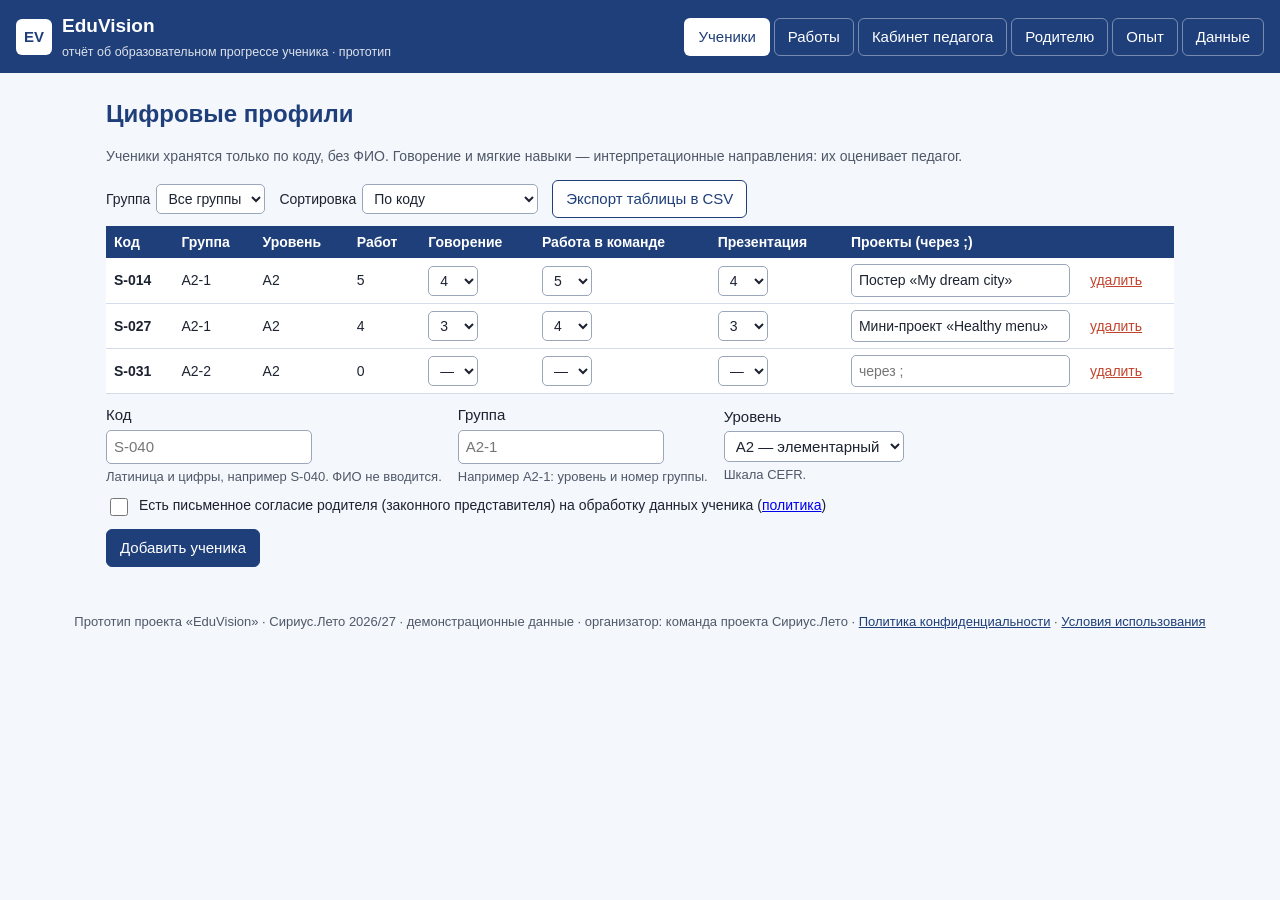
<file: index.html>
<!doctype html>
<html lang="ru">
<head>
<meta charset="utf-8">
<meta name="viewport" content="width=device-width, initial-scale=1">
<title>EduVision — прототип отчёта о прогрессе ученика</title>
<meta name="description" content="EduVision — учебный прототип системы отчёта об образовательном прогрессе ученика языкового центра: цифровые профили, работы, отчёты родителям.">
<link rel="canonical" href="https://sirius-leto-2026.github.io/eduvision/">
<meta property="og:title" content="EduVision — прототип отчёта о прогрессе ученика">
<meta property="og:description" content="Цифровые профили учеников, анализ работ, черновик отчёта и сверка фактов — учебный прототип Сириус.Лето 2026/27.">
<meta property="og:type" content="website">
<meta property="og:url" content="https://sirius-leto-2026.github.io/eduvision/">
<meta property="og:image" content="https://sirius-leto-2026.github.io/eduvision/cover.png">
<meta property="og:image:width" content="1200">
<meta property="og:image:height" content="630">
<meta property="og:image:alt" content="EduVision — отчёт об образовательном прогрессе ученика языкового центра">
<meta property="og:locale" content="ru_RU">
<meta property="og:site_name" content="EduVision">
<meta name="twitter:card" content="summary_large_image">
<meta name="theme-color" content="#1f3f7a">
<link rel="icon" href="favicon.png" type="image/png">
<link rel="stylesheet" href="styles.css">
</head>
<body>
<a class="skip" href="#main">Перейти к содержимому</a>
<header>
  <div class="brand"><span class="logo" aria-hidden="true">EV</span><div><b>EduVision</b><small>отчёт об образовательном прогрессе ученика · прототип</small></div></div>
  <nav role="tablist" aria-label="Разделы">
    <button role="tab" id="tab-btn-students" data-tab="students" aria-controls="tab-students" aria-selected="true">Ученики</button>
    <button role="tab" id="tab-btn-works" data-tab="works" aria-controls="tab-works" aria-selected="false" tabindex="-1">Работы</button>
    <button role="tab" id="tab-btn-teacher" data-tab="teacher" aria-controls="tab-teacher" aria-selected="false" tabindex="-1">Кабинет педагога</button>
    <button role="tab" id="tab-btn-parent" data-tab="parent" aria-controls="tab-parent" aria-selected="false" tabindex="-1">Родителю</button>
    <button role="tab" id="tab-btn-exp" data-tab="exp" aria-controls="tab-exp" aria-selected="false" tabindex="-1">Опыт</button>
    <button role="tab" id="tab-btn-data" data-tab="data" aria-controls="tab-data" aria-selected="false" tabindex="-1">Данные</button>
  </nav>
</header>

<main id="main" tabindex="-1">
  <!-- Ученики -->
  <section id="tab-students" class="tab" role="tabpanel" aria-labelledby="tab-btn-students" tabindex="0">
    <h1>Цифровые профили</h1>
    <p class="hint">Ученики хранятся только по коду, без ФИО. Говорение и мягкие навыки — интерпретационные направления: их оценивает педагог.</p>
    <div class="toolbar" id="studentsToolbar">
      <label>Группа
        <select id="groupFilter">
          <option value="">Все группы</option>
        </select>
      </label>
      <label>Сортировка
        <select id="studentsSort">
          <option value="code">По коду</option>
          <option value="level">По уровню (A1 → B1)</option>
          <option value="works">По числу работ</option>
        </select>
      </label>
      <button id="exportCsv" type="button">Экспорт таблицы в CSV</button>
    </div>
    <div class="table-wrap">
      <div class="scroll"><table id="studentsTable" class="data-table"></table></div>
      <div id="studentsEmpty" class="empty" hidden></div>
    </div>
    <form id="addStudent" class="row add-form">
      <label>Код
        <input name="code" required placeholder="S-040" pattern="[A-Za-z]-?\d+" autocomplete="off" aria-describedby="codeHint">
        <small class="field-hint" id="codeHint">Латиница и цифры, например S-040. ФИО не вводится.</small>
      </label>
      <label>Группа
        <input name="group" required placeholder="A2-1" autocomplete="off" aria-describedby="groupHint">
        <small class="field-hint" id="groupHint">Например A2-1: уровень и номер группы.</small>
      </label>
      <label>Уровень
        <select name="level">
          <option value="A1">A1 — начальный</option>
          <option value="A2" selected>A2 — элементарный</option>
          <option value="B1">B1 — средний</option>
        </select>
        <small class="field-hint">Шкала CEFR.</small>
      </label>
      <label class="consent"><input type="checkbox" name="consent" required> <span>Есть письменное согласие родителя (законного представителя) на обработку данных ученика (<a href="privacy.html">политика</a>)</span></label>
      <button type="submit" class="primary">Добавить ученика</button>
    </form>
  </section>

  <!-- Работы -->
  <section id="tab-works" class="tab" role="tabpanel" aria-labelledby="tab-btn-works" tabindex="0" hidden>
    <h1>Загрузка работ</h1>
    <p class="hint">Письменные работы проверяются по правилам курса, тесты считают процент верных ответов. Сохранение — в этом браузере.</p>
    <form id="addWork" class="card">
      <div class="row">
        <label>Ученик <select name="student" required></select></label>
        <label>Урок <select name="lesson" required></select></label>
        <label>Тип <select name="type"><option value="essay">Письменная работа</option><option value="test">Тест</option></select></label>
        <label>Дата <input type="date" name="date" required></label>
      </div>
      <div class="essay-only">
        <label class="block">Текст работы
          <textarea name="text" rows="6" placeholder="Вставьте текст эссе или распознайте фото"></textarea></label>
        <div class="row">
          <label>Фото работы <input type="file" id="photo" accept="image/*"></label>
          <button type="button" id="ocrBtn">Распознать текст (OCR)</button>
          <span id="ocrStatus" class="hint" role="status" aria-live="polite"></span>
        </div>
      </div>
      <div class="test-only row" hidden>
        <label>Аудирование <input name="l1" type="number" min="0" placeholder="верно" aria-label="Аудирование: верных ответов"> из <input name="l2" type="number" min="1" placeholder="всего" aria-label="Аудирование: всего заданий"></label>
        <label>Чтение <input name="r1" type="number" min="0" placeholder="верно" aria-label="Чтение: верных ответов"> из <input name="r2" type="number" min="1" placeholder="всего" aria-label="Чтение: всего заданий"></label>
        <label>Грамматика <input name="g1" type="number" min="0" placeholder="верно" aria-label="Грамматика: верных ответов"> из <input name="g2" type="number" min="1" placeholder="всего" aria-label="Грамматика: всего заданий"></label>
      </div>
      <p class="hint">Реальные работы загружаются только с письменного согласия родителей. Фото распознаётся в браузере и никуда не отправляется.</p>
      <label class="consent"><input type="checkbox" name="consent" required> <span>Есть письменное согласие родителя (законного представителя) на загрузку этой работы (<a href="privacy.html">политика</a>)</span></label>
      <button type="submit" class="primary">Сохранить работу</button>
    </form>
    <div class="works-head">
      <h2>Работы ученика</h2>
      <label class="inline">Ученик <select id="worksFilter"></select></label>
    </div>
    <div id="worksList"></div>
  </section>

  <!-- Кабинет педагога -->
  <section id="tab-teacher" class="tab" role="tabpanel" aria-labelledby="tab-btn-teacher" tabindex="0" hidden>
    <h1>Кабинет педагога</h1>
    <p class="hint">Система считает объективные направления, педагог оценивает говорение и мягкие навыки. Черновик отчёта можно править, сверка фактов не даст утвердить текст с числами, которых нет в данных.</p>
    <div class="row">
      <label>Ученик <select id="tStudent"></select></label>
      <button id="draftBtn" type="button" class="primary">Сформировать черновик</button>
      <span id="tStatus" class="badge"></span>
    </div>
    <div id="tAnalysis"></div>
    <div id="tEditor" hidden>
      <h2>Текст отчёта <small class="hint">можно править</small></h2>
      <textarea id="tText" rows="22"></textarea>
      <div id="factBox" class="fact" role="status" aria-live="polite"></div>
      <div class="row">
        <button id="approveBtn" type="button" class="primary">Утвердить и передать родителю</button>
        <button id="revokeBtn" type="button">Отозвать</button>
      </div>
      <details><summary>Запрос для языковой модели (только посчитанные данные)</summary>
        <p class="hint">Скопируйте в языковую модель, затем вставьте ответ в поле выше — сверка фактов проверит, что в тексте нет чисел и дат, которых нет в данных.</p>
        <textarea id="tPrompt" rows="14" readonly></textarea>
        <button id="copyPrompt" type="button">Скопировать</button>
      </details>
    </div>
  </section>

  <!-- Родителю -->
  <section id="tab-parent" class="tab" role="tabpanel" aria-labelledby="tab-btn-parent" tabindex="0" hidden>
    <h1>Отчёт для родителей</h1>
    <label>Код ученика <select id="pStudent"></select></label>
    <div id="pReport"></div>
  </section>

  <!-- Опыт -->
  <section id="tab-exp" class="tab" role="tabpanel" aria-labelledby="tab-btn-exp" tabindex="0" hidden>
    <h1>Опыт «система против педагогов»</h1>
    <ol class="hint">
      <li>Скачайте оценки системы по всем ученикам.</li>
      <li>Педагоги независимо ставят свои баллы в таком же CSV: <code>student,direction,score</code> (направления: listening, reading, writing, speaking, grammar, spelling, teamwork, presentation).</li>
      <li>Загрузите CSV педагога — система посчитает долю совпадений в пределах ±1 балла.</li>
    </ol>
    <div class="row">
      <button id="dlSystem" type="button">Скачать оценки системы (CSV)</button>
      <label>CSV педагога <input type="file" id="teacherCsv" accept=".csv,text/csv"></label>
      <button id="demoCsv" type="button">Взять пример</button>
    </div>
    <div id="expResult"></div>
  </section>

  <!-- Данные -->
  <section id="tab-data" class="tab" role="tabpanel" aria-labelledby="tab-btn-data" tabindex="0" hidden>
    <h1>Данные и конфиденциальность</h1>
    <ul class="hint">
      <li>Все данные хранятся только в этом браузере (localStorage); cookie и аналитика не используются.</li>
      <li>Ученики обозначены кодами, ФИО не вводятся. Реальные работы — только с согласия родителей.</li>
      <li>Сторонний код: Tesseract.js (лицензия Apache 2.0) загружается с cdn.jsdelivr.net только при нажатии «Распознать текст».</li>
      <li>Итоговую оценку и текст отчёта утверждает педагог; без утверждения родитель отчёт не видит.</li>
    </ul>
    <div class="row">
      <button id="exportBtn" type="button">Экспорт JSON</button>
      <label>Импорт JSON <input type="file" id="importFile" accept=".json,application/json"></label>
      <button id="resetBtn" type="button">Вернуть демо-данные</button>
      <button id="wipeBtn" type="button" class="danger">Удалить все данные</button>
    </div>
    <h2>Библиотека знаний</h2>
    <div class="scroll"><table id="kbTable" class="data-table"></table></div>
  </section>
</main>
<footer>Прототип проекта «EduVision» · Сириус.Лето 2026/27 · демонстрационные данные · организатор: команда проекта Сириус.Лето · <a href="privacy.html">Политика конфиденциальности</a> · <a href="terms.html">Условия использования</a><br><span id="saveStatus" class="save-status" role="status" aria-live="polite"></span></footer>

<script src="data.js" defer></script>
<script src="analyzer.js" defer></script>
<script src="app.js" defer></script>
</body>
</html>
</file>
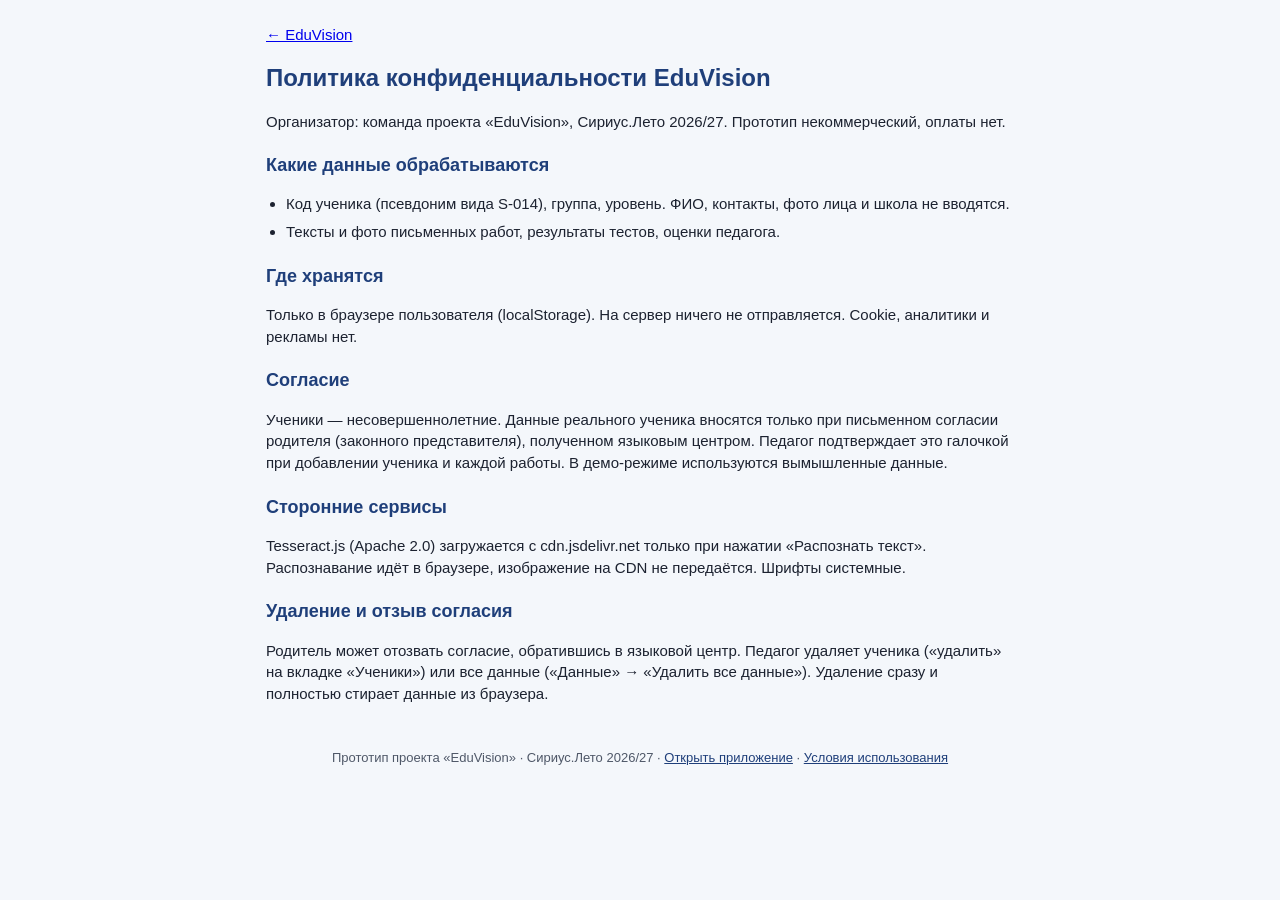
<file: privacy.html>
<!doctype html>
<html lang="ru">
<head>
<meta charset="utf-8">
<meta name="viewport" content="width=device-width, initial-scale=1">
<title>Политика конфиденциальности — EduVision</title>
<meta name="description" content="Как EduVision обрабатывает данные учеников: коды вместо ФИО, хранение только в браузере, согласие родителей, удаление данных.">
<link rel="canonical" href="https://sirius-leto-2026.github.io/eduvision/privacy.html">
<meta property="og:title" content="Политика конфиденциальности — EduVision">
<meta property="og:description" content="Данные учеников хранятся только в браузере педагога: коды вместо ФИО, согласие родителей, удаление по запросу.">
<meta property="og:type" content="website">
<meta property="og:url" content="https://sirius-leto-2026.github.io/eduvision/privacy.html">
<meta property="og:image" content="https://sirius-leto-2026.github.io/eduvision/cover.png">
<meta property="og:image:width" content="1200">
<meta property="og:image:height" content="630">
<meta property="og:image:alt" content="EduVision — отчёт об образовательном прогрессе ученика языкового центра">
<meta property="og:locale" content="ru_RU">
<meta property="og:site_name" content="EduVision">
<meta name="twitter:card" content="summary_large_image">
<meta name="theme-color" content="#1f3f7a">
<link rel="icon" href="favicon.png" type="image/png">
<link rel="stylesheet" href="styles.css">
</head>
<body>
<main class="legal">
<p><a href="index.html">← EduVision</a></p>
<h1>Политика конфиденциальности EduVision</h1>
<p>Организатор: команда проекта «EduVision», Сириус.Лето 2026/27. Прототип некоммерческий, оплаты нет.</p>

<h2>Какие данные обрабатываются</h2>
<ul>
  <li>Код ученика (псевдоним вида S-014), группа, уровень. ФИО, контакты, фото лица и школа не вводятся.</li>
  <li>Тексты и фото письменных работ, результаты тестов, оценки педагога.</li>
</ul>

<h2>Где хранятся</h2>
<p>Только в браузере пользователя (localStorage). На сервер ничего не отправляется. Cookie, аналитики и рекламы нет.</p>

<h2>Согласие</h2>
<p>Ученики — несовершеннолетние. Данные реального ученика вносятся только при письменном согласии родителя (законного представителя), полученном языковым центром. Педагог подтверждает это галочкой при добавлении ученика и каждой работы. В демо-режиме используются вымышленные данные.</p>

<h2>Сторонние сервисы</h2>
<p>Tesseract.js (Apache 2.0) загружается с cdn.jsdelivr.net только при нажатии «Распознать текст». Распознавание идёт в браузере, изображение на CDN не передаётся. Шрифты системные.</p>

<h2>Удаление и отзыв согласия</h2>
<p>Родитель может отозвать согласие, обратившись в языковой центр. Педагог удаляет ученика («удалить» на вкладке «Ученики») или все данные («Данные» → «Удалить все данные»). Удаление сразу и полностью стирает данные из браузера.</p>
</main>
<footer>Прототип проекта «EduVision» · Сириус.Лето 2026/27 · <a href="index.html">Открыть приложение</a> · <a href="terms.html">Условия использования</a></footer>
</body>
</html>
</file>
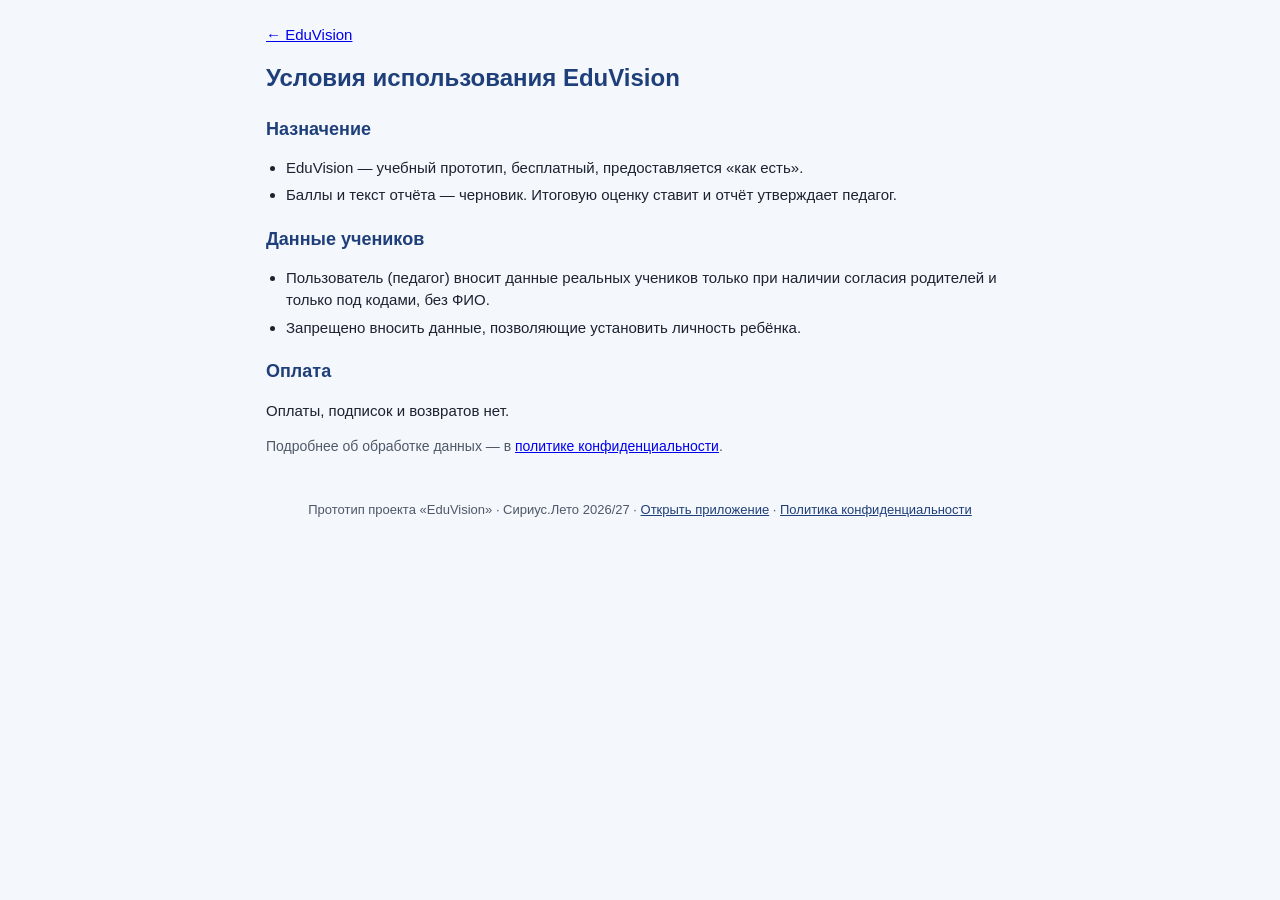
<file: terms.html>
<!doctype html>
<html lang="ru">
<head>
<meta charset="utf-8">
<meta name="viewport" content="width=device-width, initial-scale=1">
<title>Условия использования — EduVision</title>
<meta name="description" content="EduVision — бесплатный учебный прототип: черновые баллы и отчёты утверждает педагог, данные учеников вносятся только по согласию и под кодами.">
<link rel="canonical" href="https://sirius-leto-2026.github.io/eduvision/terms.html">
<meta property="og:title" content="Условия использования — EduVision">
<meta property="og:description" content="Учебный прототип, предоставляется «как есть»; итоговую оценку и отчёт утверждает педагог.">
<meta property="og:type" content="website">
<meta property="og:url" content="https://sirius-leto-2026.github.io/eduvision/terms.html">
<meta property="og:image" content="https://sirius-leto-2026.github.io/eduvision/cover.png">
<meta property="og:image:width" content="1200">
<meta property="og:image:height" content="630">
<meta property="og:image:alt" content="EduVision — отчёт об образовательном прогрессе ученика языкового центра">
<meta property="og:locale" content="ru_RU">
<meta property="og:site_name" content="EduVision">
<meta name="twitter:card" content="summary_large_image">
<meta name="theme-color" content="#1f3f7a">
<link rel="icon" href="favicon.png" type="image/png">
<link rel="stylesheet" href="styles.css">
</head>
<body>
<main class="legal">
<p><a href="index.html">← EduVision</a></p>
<h1>Условия использования EduVision</h1>

<h2>Назначение</h2>
<ul>
  <li>EduVision — учебный прототип, бесплатный, предоставляется «как есть».</li>
  <li>Баллы и текст отчёта — черновик. Итоговую оценку ставит и отчёт утверждает педагог.</li>
</ul>

<h2>Данные учеников</h2>
<ul>
  <li>Пользователь (педагог) вносит данные реальных учеников только при наличии согласия родителей и только под кодами, без ФИО.</li>
  <li>Запрещено вносить данные, позволяющие установить личность ребёнка.</li>
</ul>

<h2>Оплата</h2>
<p>Оплаты, подписок и возвратов нет.</p>

<p class="hint">Подробнее об обработке данных — в <a href="privacy.html">политике конфиденциальности</a>.</p>
</main>
<footer>Прототип проекта «EduVision» · Сириус.Лето 2026/27 · <a href="index.html">Открыть приложение</a> · <a href="privacy.html">Политика конфиденциальности</a></footer>
</body>
</html>
</file>
<file: styles.css>
[hidden] { display: none !important; }
:root {
  --blue: #1f3f7a; --coral: #c2442c; --ink: #1c2230; --muted: #4f5868;
  --bg: #f4f7fb; --card: #fff; --line: #d3dceb; --soft: #e9eff8;
  --good: #1e7a46; --bad: #b3261e; --focus: #0b63c5; --focus-inv: #ffd166;
}
* { box-sizing: border-box; }
body { margin: 0; font-family: "Segoe UI", Arial, sans-serif; color: var(--ink); background: var(--bg); font-size: 15px; line-height: 1.45; -webkit-text-size-adjust: 100%; }
h1, h2 { text-wrap: balance; }
header { background: var(--blue); color: #fff; padding: 12px 16px; display: flex; flex-wrap: wrap; gap: 12px; align-items: center; justify-content: space-between; }
.brand { display: flex; gap: 10px; align-items: center; }
.brand b { font-size: 19px; display: block; } .brand small { opacity: .85; }
.logo { background: #fff; color: var(--blue); font-weight: 700; border-radius: 6px; width: 36px; height: 36px; display: grid; place-items: center; }
nav { display: flex; flex-wrap: wrap; gap: 4px; }
nav button { background: transparent; color: #fff; border: 1px solid rgba(255,255,255,.4); }
nav button[aria-selected=true] { background: #fff; color: var(--blue); }
main { max-width: 1100px; margin: 0 auto; padding: 16px; }
h1 { color: var(--blue); font-size: 24px; margin: 8px 0 6px; }
h2 { color: var(--blue); font-size: 18px; margin: 20px 0 8px; }
button { font: inherit; padding: 7px 13px; min-height: 36px; border-radius: 6px; border: 1px solid var(--blue); background: var(--card); color: var(--blue); cursor: pointer; }
button.primary { background: var(--blue); color: #fff; }
button.primary:hover { background: #2b5196; }
button.danger { border-color: var(--bad); color: var(--bad); }
button:disabled { opacity: .45; cursor: not-allowed; }
button.link { border: none; background: none; color: var(--coral); padding: 2px 4px; min-height: 24px; text-decoration: underline; }
:focus-visible { outline: 3px solid var(--focus); outline-offset: 2px; }
header :focus-visible, footer :focus-visible { outline-color: var(--focus-inv); }
input, select, textarea { font: inherit; padding: 5px 7px; border: 1px solid #9aa6ba; border-radius: 5px; background: #fff; color: var(--ink); }
input[type=number] { width: 70px; }
textarea { width: 100%; }
label { display: inline-flex; gap: 6px; align-items: center; flex-wrap: wrap; }
label.block { display: block; } label.block textarea { margin-top: 4px; }
.field-hint { flex-basis: 100%; font-weight: 400; font-size: 13px; line-height: 1.35; color: var(--muted); }
.row { display: flex; flex-wrap: wrap; gap: 10px 16px; align-items: center; margin: 10px 0; }
.card { background: var(--card); border: 1px solid var(--line); border-radius: 8px; padding: 12px 14px; margin: 10px 0; }
.hint { color: var(--muted); font-size: 14px; }
.scroll { overflow-x: auto; -webkit-overflow-scrolling: touch; }
table { border-collapse: collapse; width: 100%; background: var(--card); font-size: 14px; }
th { background: var(--blue); color: #fff; text-align: left; padding: 6px 8px; font-weight: 600; }
td { border-bottom: 1px solid var(--line); padding: 6px 8px; vertical-align: middle; }
.data-table td select, .data-table td input { width: auto; max-width: 100%; }
.score { font-weight: 700; font-size: 17px; text-align: center; }
.s1, .s2 { color: var(--bad); } .s3 { color: #8a5a00; } .s4, .s5 { color: var(--good); }
.tag { font-size: 12px; padding: 1px 7px; border-radius: 10px; background: var(--soft); white-space: nowrap; }
.tag.grammar { background: #fde7e1; color: #8c2a17; } .tag.spelling { background: #fff1d6; color: #6e4a00; }
.tag.objective { background: #e3f1e8; color: var(--good); } .tag.interpretive { background: #fde7e1; color: #8c2a17; }
.badge { font-size: 13px; padding: 2px 9px; border-radius: 10px; background: var(--soft); color: var(--muted); }
.badge.good { background: #e3f1e8; color: var(--good); }
mark.grammar { background: #fbd3c8; border-bottom: 2px solid var(--coral); }
mark.spelling { background: #ffe6a8; border-bottom: 2px dotted #8a5a00; }
.essay { background: var(--bg); padding: 8px 10px; border-radius: 6px; }
.meta { font-size: 14px; color: var(--muted); margin-top: 4px; }
.ok { color: var(--good); } .miss { color: var(--bad); }
.errs { margin: 6px 0 0; padding-left: 18px; font-size: 14px; }
.chip { display: inline-block; background: var(--soft); border-radius: 12px; padding: 2px 10px; margin: 4px 4px 0 0; }
.w-head { display: flex; gap: 8px; align-items: baseline; flex-wrap: wrap; margin-bottom: 6px; }
.w-head .link { margin-left: auto; }
.fact { padding: 8px 12px; border-radius: 6px; margin: 8px 0; }
.fact.good { background: #e3f1e8; color: var(--good); } .fact.bad { background: #fde7e1; color: var(--bad); }
.report { background: var(--card); border: 1px solid var(--line); border-left: 5px solid var(--blue); border-radius: 8px; padding: 16px 18px; margin-top: 12px; }
details { margin-top: 14px; } summary { cursor: pointer; color: var(--blue); font-weight: 600; }
footer { text-align: center; color: var(--muted); font-size: 13px; padding: 20px 16px; }
code { background: var(--soft); padding: 1px 5px; border-radius: 4px; }

.consent { font-size: 14px; color: var(--ink); display: block; flex-basis: 100%; }
.add-form .consent { display: flex; flex-direction: row; align-items: flex-start; gap: 8px; }
.add-form .consent input { margin-top: 3px; flex: 0 0 auto; }
.add-form .consent span { flex: 1 1 0; min-width: 0; }
input[type=checkbox] { width: 18px; height: 18px; accent-color: var(--blue); }
#studentsTable input[data-f=projects] { width: 100%; min-width: 0; }
#studentsTable th:nth-child(8) { width: 22%; }
#studentsTable th:nth-child(9) { width: 9%; }
.toolbar { display: flex; flex-wrap: wrap; gap: 10px 14px; align-items: center; margin: 12px 0 4px; }
.toolbar label { font-size: 14px; }
footer a { color: var(--blue); }

/* Юридические страницы */
.legal { max-width: 780px; margin: 24px auto; padding: 0 16px; }
.legal ul { padding-left: 20px; }
.legal li { margin: 6px 0; }
.legal footer { padding: 20px 0 8px; }

/* Пустые состояния, служебные подписи, статус сохранения */
.sr-only { position: absolute; width: 1px; height: 1px; margin: -1px; padding: 0; overflow: hidden; clip: rect(0 0 0 0); clip-path: inset(50%); white-space: nowrap; border: 0; }
.skip { position: absolute; left: 8px; top: -48px; z-index: 10; background: #fff; color: var(--blue); padding: 8px 12px; border-radius: 6px; }
.skip:focus { top: 8px; }
.empty { background: var(--card); border: 1px dashed #9aa6ba; border-radius: 10px; padding: 20px 16px; margin: 12px 0; }
#studentsEmpty .empty { border: 0; padding: 0; margin: 0; background: transparent; }
.empty h2 { margin: 0 0 6px; font-size: 18px; }
.empty p { margin: 0 0 12px; color: var(--muted); }
.empty .row { margin: 0; }
.save-status { display: inline-block; margin-top: 6px; min-height: 1.2em; }
.save-status:empty { display: none; }
.save-status.bad { color: var(--bad); }
.works-head { display: flex; flex-wrap: wrap; align-items: center; gap: 8px 16px; margin: 20px 0 8px; }
.works-head h2 { margin: 0; }
.add-form label { align-items: flex-start; flex-direction: column; gap: 4px; }
.add-form input:not([type=checkbox]) { min-width: 160px; }
.add-form input[type=checkbox] { min-width: 0; width: 18px; height: 18px; }
.table-wrap { margin: 8px 0 4px; }

@media (max-width: 640px) {
  body { font-size: 15px; }
  header { padding: 10px 12px; gap: 8px; }
  .brand small { font-size: 13px; }
  nav { gap: 6px; width: 100%; }
  nav button { min-height: 42px; padding: 6px 10px; font-size: 14px; }
  main { padding: 12px; }
  h1 { font-size: 22px; }
  h2 { font-size: 17px; }
  input, select, textarea { font-size: 16px; }
  input[type=number] { width: 76px; }
  button { min-height: 42px; }
  .add-form { flex-direction: column; align-items: stretch; }
  .add-form label { width: 100%; }
  .add-form input:not([type=checkbox]) { width: 100%; min-width: 0; }
  .add-form button { width: 100%; }
  .toolbar { flex-direction: column; align-items: stretch; gap: 8px; }
  .toolbar label { width: 100%; justify-content: space-between; }
  .toolbar select { width: 60%; }
  .toolbar button { width: 100%; }

  /* Таблицы на телефоне — карточками, без горизонтального скролла */
  .data-table, .data-table tbody, .data-table tr, .data-table td { display: block; width: 100%; }
  .data-table thead { display: none; }
  .data-table tr { border: 1px solid var(--line); border-radius: 10px; background: var(--card); margin: 0 0 10px; padding: 2px 12px; }
  .data-table tr:last-child { margin-bottom: 0; }
  .data-table td { display: flex; align-items: center; justify-content: space-between; gap: 12px; padding: 8px 0; border-bottom: 1px solid var(--soft); text-align: left; }
  .data-table td:last-child { border-bottom: 0; }
  .data-table td::before { content: attr(data-label); flex: 0 0 40%; color: var(--muted); font-size: 13px; }
  .data-table td:first-child { padding-top: 10px; }
  .data-table td select, .data-table td input { flex: 1 1 auto; max-width: 58%; }
  #studentsTable td:nth-child(8) { flex-direction: column; align-items: stretch; gap: 6px; }
  #studentsTable td:nth-child(8)::before { flex: none; }
  #studentsTable td:nth-child(8) input { max-width: 100%; }
  .data-table td > .link { margin-left: auto; }
  .data-table td > .tag { white-space: normal; }
  .data-table td > *:not(select):not(input) { text-align: right; }
}

@media (prefers-reduced-motion: reduce) {
  *, *::before, *::after { animation-duration: .01ms !important; animation-iteration-count: 1 !important; transition-duration: .01ms !important; scroll-behavior: auto !important; }
}
</file>
